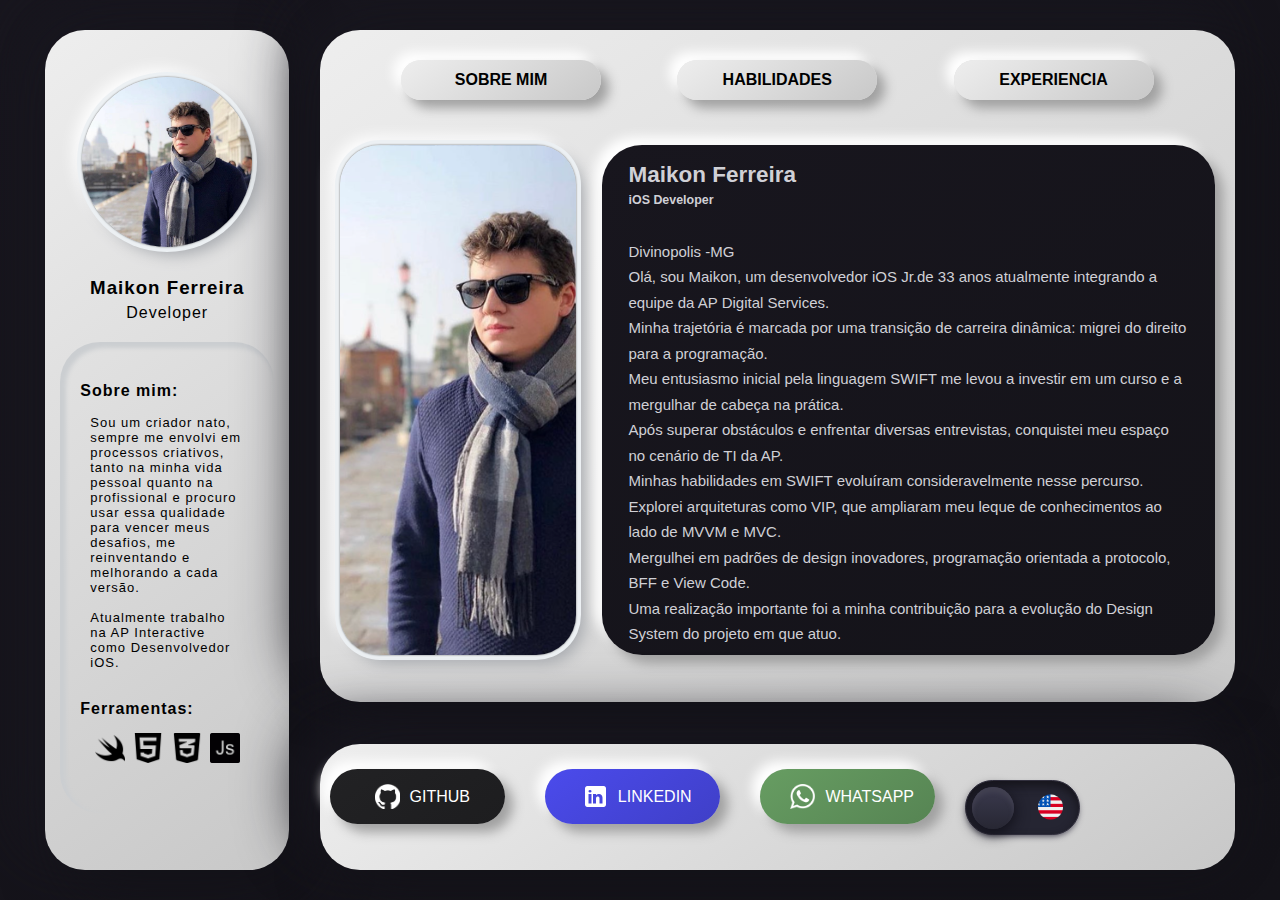
<file: index.html>
<!DOCTYPE html>
<html lang="en">
    <head>
     <meta charset="UTF-8">
     <meta http-equiv="X-UA-Compatible" content="IE=edge">
     <meta name="viewport" content="width=device-width, initial-scale=1.0">
     <link rel="stylesheet" type= "text/css" href="styles.css"/>
    <title>Maikon Ferreira - Developer</title>
    </head>
    <body>
        <div class="profile-div">
            <div class="profile-picture"></div>
            <div class="profile-name-div">
                <h3 class="profile-name-label">Maikon Ferreira</h3>
                <h4 class="profile-subtitle-label">Developer</h4>
            </div>
            <div class="inner-shadow-profile-card">
                <div class="about-me-div"> 
                    <h4 class="about-me-title-profile-card">Sobre mim:</h4>
                    <p class="profile-div-elements-margin0">
                        Sou um criador nato, sempre me envolvi em processos criativos, tanto na minha vida pessoal quanto na profissional e procuro usar essa qualidade para vencer meus desafios, me reinventando e melhorando a cada versão.<br><br>  
                        Atualmente trabalho na AP Interactive como Desenvolvedor iOS. 
                    </p>
                </div>
                <div class="tools-div"> 
                    <h4 class="tools-title-profile-card">Ferramentas:</h4>
                    <div class="icons-display">
                        <div class="swift-icon"></div>
                        <div class="html-icon"></div>
                        <div class="css-icon"></div>
                        <div class="java-icon"></div>
                    </div>
                </div>   
            </div>  
        </div>
        <section class="session-box">



            <div class="content-box">


                 <div class="content-menu">
                    <div class="content-menu-buttom">
                    <h4 class="skill-card-label">SOBRE MIM</h4>
                    </div>
                    <div class="content-menu-buttom">
                    <h4 class="skill-card-label">HABILIDADES</h4>
                    </div>
                    <div class="content-menu-buttom">
                    <h4 class="skill-card-label">EXPERIENCIA</h4>
                    </div>
                </div>


                <div class="carousel-content" id="about-me-content-box">
                    <div class="about-me-content-picture"></div>
                    <div class="about-me-description">    
                        <h2>Maikon Ferreira</h2>
                        <h5>iOS Developer</h5>
                        <p>
                        </br>                           
                            Divinopolis -MG</br>

                            Olá, sou Maikon, um desenvolvedor iOS Jr.de 33 anos atualmente integrando a equipe da AP Digital Services.</br>
                            Minha trajetória é marcada por uma transição de carreira dinâmica: migrei do direito para a programação.</br> 
                            Meu entusiasmo inicial pela linguagem SWIFT me levou a investir em um curso e a mergulhar de cabeça na prática.</br> 
                            Após superar obstáculos e enfrentar diversas entrevistas, conquistei meu espaço no cenário de TI da AP.</br>
                            Minhas habilidades em SWIFT evoluíram consideravelmente nesse percurso.</br> 
                            Explorei arquiteturas como VIP, que ampliaram meu leque de conhecimentos ao lado de MVVM e MVC.</br>
                            Mergulhei em padrões de design inovadores, programação orientada a protocolo, BFF e View Code.</br>
                            Uma realização importante foi a minha contribuição para a evolução do Design System do projeto em que atuo.</br>
                        </br>  
                            Paralelamente, minha curiosidade me impulsionou a explorar outras tecnologias, permitindo-me compreender melhor o panorama completo do mundo da programação.</br>
                            Desenvolvi familiaridade com HTML, CSS, JS, Python e Flask, mesmo que de forma superficial até o momento.</br>
                            Meu entusiasmo, habilidades de comunicação e vontade de enfrentar desafios definem minha energia positiva.</p>
                    </div>
                </div>

                <div class="carousel-content" id="skill-box">
                    <div class="skill-card">
                        <div class="skill-tag">
                            <div class="mobile-icon"></div>
                            <h4 class="skill-card-label">MOBILE</h4>
                        </div>   
                        <div class="skill-card-content"></br>
                            <ul>
                                <li>SWIFT (iOS):</li>
                                <p class="topic-detail">View Code</br>                             
                                SwiftUI</br>                                
                                Core Data</br>                             
                                POP</br>
                                OOP (POP)</br></p>
                            </ul>
                        </div> 
                        <a class="certificate-buttom" href="https://google.com">
                        Ver Certificados   
                        </a>    
            
                    </div>
                    <div class="skill-card">
                        <div class="skill-tag">
                            <div class="front-end-icon"></div>
                            <h4 class="skill-card-label">FRONT-END</h4>
                        </div>
                        <div class="skill-card-content "></br>
                            <ul>
                                <li>HTML</li></br>
                                <li>CSS</li></br>
                                <li>JS</li></br>
                            </ul>
                        </div>  
                        <a class="certificate-buttom" href="https://google.com">
                            Ver Certificados   
                        </a> 
                    </div>
                    <div class="skill-card">
                        <div class="skill-tag">
                            <div class="programacao-icon"></div>
                            <h4 class="skill-card-label">BACK-END</h4>
                        </div> 
                        <div class="skill-card-content"></br> 
                            <ul>
                                <li>GIT + GITFLOW</li></br>
                                <li>S.O.L.I.D</li></br>
                                <li>PYTHON</li></br>
                                <li>FIREBASE</li></br>
                                <li>FLASK</li></br>
                             </ul>
                        </div>  
                        <a class="certificate-buttom" href="https://google.com">
                            Ver Certificados   
                        </a> 
                    </div>  
                </div>

                <div class="carousel-content" id="exp-box">


                    <div class="company-menu">
                        <div class="ap-company-buttom">
                            <div class="ap-company-icon"></div>
                            <h6>AP Digital Services</h6>
                        </div>
                    </div>

                    <div class="job-description">
                        <h3>iOS Developer</h3>
                        <p>desde abr de 2022 - presente momento.</br> 
                            Campinas, São Paulo, Brasil.</br>
                            </br>      
                            Atribruições:
                        </p>
                        <ul>
                            <li>Estimar itens de backlog e tarefas.</li>
                            <li>Indicar as consequências de alternativas técnicas.</li>
                            <li>Desenvolver as entregas de acordo com os objetivos do time.</li>
                            <li>Trabalhar com o ProductOwner para confirmar que as entregas reflitam as necessidades de negócio desejadas.</li>
                            <li>Realizar pesquisa, projeto, prototipagem e outras atividades de exploração quando necessário.</li>
                            <li>Desenvolver testes unitários e testes de aceitação automatizados.</li>
                            <li>Atualizar sempre o código no repositório de código-fonte compartilhado.</li>
                            <li>Compartilhar a melhoria contínua do processo do time.</li>
                            <li>Atuar com o Product Owner e Arquiteto nas atividades de refinamento do backlog técnico.</li>
                            <li>Utilização de práticas de design e codificação recomendadas para criar soluções de qualidade.</li>
                            <li>Participar nos rituais do time.</li>
                            <li>Entender e praticar os valores e princípios do Lean-Agile, tendo o suporte dos Agile Team Coach, sempre que necessário Estimar itens de backlog e tarefas Indicar as consequências de alternativas técnicas Desenvolver as entregas de acordo com os objetivos do time Trabalhar com o ProductOwner para confirmar que as entregas reflitam as necessidades de negócio desejadas Realizar pesquisa, projeto, prototipagem e outras atividades de exploração quando necessário Desenvolver testes unitários e testes de aceitação automatizados Atualizar sempre o código no repositório de código-fonte compartilhado Compartilhar a melhoria contínua do processo do time Atuar com o Product Owner e Arquiteto nas atividades de refinamento do backlog técnico Utilização de práticas de design e codificação recomendadas para criar soluções de qualidade Participar nos rituais do time Entender e praticar os valores e princípios do Lean-Agile, tendo o suporte dos Agile Team Coach, sempre que necessário.</li>
                            <li>Competências: ESL (Inglês como segunda língua).</li>
                        </ul>        
                    </div>
                </div>



            </div>
            <div class="footer-box">
                    <a class="github-card" href="https://github.com/MaikonGithub">
                        <div class="github-icon"></div>
                        GITHUB   
                    </a>  
                    <a class="linkedin-card" href="https://www.linkedin.com/in/maikonferreiradev/">
                        <div class="linkedin-icon"></div>
                        LINKEDIN  
                    </a>  
                    <a class="whatsapp-card" href="https://acesse.one/FtjR2">
                        <div class="whatsapp-icon"></div>
                        WHATSAPP   
                    </a>  
                    <label class="switch-button" for="switch">
                        <div class="switch-outer">
                          <input id="switch" type="checkbox">
                          <div class="button">
                            <span class="button-toggle"></span>
                            <span class="button-indicator"></span>
                          </div>
                        </div>
                    </label>
        </section>
    </body>
    <script src="main.js">
    </script>
</html>
</file>
<file: styles.css>
* {
    margin: 0;
    padding: 0;
    font-family: Arial, Helvetica, sans-serif;
    text-decoration: none;
    box-sizing: border-box;
}
:root {
    --white-neumorphism: 
    linear-gradient(145deg, #eeeeee, #c8c8c8);

    --white-shadow:
    8px 8px 12px #a0a0a0,
    -8px -8px 12px #ffffff;

    --balck-neumorphism: 
    linear-gradient(145deg, #18161e, #141319);

    --black-shadow:
    20px 20px 60px #131218,
    -20px -20px 60px #191820;
}
body {
    margin: 0;
    height: 100vh;
    width: 100vw;
    overflow: hidden;
    font-family: Arial, Helvetica, sans-serif;
    display: flex;
    justify-content: space-around;
    padding: 30px;
    background: var(--balck-neumorphism);
}

/* PROFILE CARD */
.profile-div {
    width: 20%;
    height: 100%;
    display: flex;
    padding: 25px 15px 25px 15px;
    flex-direction: column;
    border-radius: 40px;
    background: var(--white-neumorphism);
    box-shadow:  var(--black-shadow);     
    align-items: center;
    justify-content: center;    
}

.session-box {
    display: flex;
    flex-direction: column;
    height: 100%;
    width: 75%;
    justify-content:space-between;
}
/* TO-DO: Alterar o nome da classe 
essa calsse serve para configurar um 
paragrafo default dentro de inner shadow */

.profile-div-elements-margin0 {
    margin: 0;
    text-align: left;
    padding: 10px;
    font-size: small;
    letter-spacing: 1px;
}


/* PROFILE PICTURE */
.profile-picture {
    background: url(Assets/profile-picture.png);
    width: 170px;
    height: 170px;
    border-radius: 50%;
    margin: 20px 0px 20px 0px;
    background-size: cover;
    /* picture shadown */
    box-shadow: 
    0px 0px 2px #5f5f5f,
    0px 0px 0px 5px #ecf0f3,
    8px 8px 15px #a7aaaf,
    -8px -8px 15px #ffffff;
}


/* PROFILE NAME */
.profile-name-div {
    margin: 10px 0px 10px 0px;
}
.profile-name-label {
    margin: 0px;
    text-align: center;
    letter-spacing: 1px;
}
.profile-subtitle-label {
    text-align: center;
    font-weight: 200;
    margin: 5px 0px 10px 0px;
    letter-spacing: 1px;
}


/* INNER SHADOW PROFILE CARD */
.inner-shadow-profile-card {
    box-shadow: inset 4px 4px 4px 2px #cbced1;
    border-radius: 40px;
    padding: 20px;
    margin: 0px 0px 30px 0px;
}
/* ABOUT ME */
.about-me-div {
    margin: 20px 0px 20px 0px;
}
.about-me-title-profile-card {
    margin: 0px 0px 5px 0px;
    letter-spacing: 1px;
}
/* TOOLS */
.tools-div {
    margin: 20px 0px 20px 0px;
    
}
.tools-title-profile-card {
    margin: 0px 0px 5px 0px;
    letter-spacing: 1px;

}


/* ICON BOX */
.icons-display {
    display: flex;
    padding: 10px;
    margin: 5px 0px 0px 0px 0px;
}
/* swift icon */
.swift-icon {
    background: url(Assets/ToolsIcons/SWIFt.png);
    width: 30px;
    height: 30px;
    margin: auto;
    background-size: cover;
}
/* html icon */
.html-icon {
    background: url(Assets/ToolsIcons/HTML.png);
    width: 30px;
    height: 30px;
    margin: auto;
    background-size: cover;
}
/* css icon */
.css-icon {
    background: url(Assets/ToolsIcons/CSS.png);
    width: 30px;
    height: 30px;
    margin: auto;
    background-size: cover;
}
/* java icon */
.java-icon {
    background: url(Assets/ToolsIcons/JAVA.png);
    width: 30px;
    height: 30px;
    margin: auto;
    background-size: cover;
}


.content-box {
    display: flex;
    flex-direction: column;
    justify-content:space-between;
    width: 100%;
    height: 80%;
    border-radius: 40px;
    background: var(--white-neumorphism);
    box-shadow: var(--black-shadow);
    padding: 20px;
}

.content-menu {
    display: flex;
    justify-content:space-evenly;
    height: 10%;
    
}
.carousel-content {
    height: 85%;
    display: none;
    justify-content: space-between;
}

.skill-card {
    margin: 10px 15px 10px 15px;
    height: 90%;
    width: 30%;
    justify-content: space-between;
    align-items: center;
    border-radius: 40px;
    background: var(--balck-neumorphism);
    color: #ffffff;
    box-shadow: var(--white-shadow);
    padding: 2% 3% 2%3%;
}

.skill-card-content {
    height: 70%;
    margin-left: 7%;
}

.skill-tag {
    height: 5%;
    display: flex;
    justify-content: center;
}

.certificate-buttom {
    display: flex;
    text-decoration: none;
    justify-content: center;
    align-items: center;
    height: 17%;
    width: 100%;
    border-radius: 40px;
    color: #17181a;
    background: var(--white-neumorphism);
    box-shadow:  var(--black-shadow); 
}

.content-menu-buttom {
    display: flex;
    justify-content: center;
    align-items: center;
    margin: 10px 15px 10px 15px;
    height: 25px;
    width: 200px;
    border-radius: 40px;
    background: var(--white-neumorphism);
    box-shadow: var(--white-shadow);
    padding: 20px 25px 20px 25px;
}

.content-menu-buttom:hover { 
    transform: translateY(-2px) translateX(-2px);
    box-shadow: 
    8px 8px 12px #bcbcbc,
    -8px -8px 12px #ffffff;
  };
  


.mobile-icon {
    margin: 0px;
    background: url(Assets/SkillsIcons/MOBILE.png);
    width: 15px;
    height: 15px;
    background-size: cover;
}
.front-end-icon {
    margin: 0px;
    background: url(Assets/SkillsIcons/FRONTEND.png);
    width: 15px;
    height: 15px;
    background-size: cover;
}
.programacao-icon {
    margin: 0px;
    background: url(Assets/SkillsIcons/PROGRAMACAO.png);
    width: 15px;
    height: 15px;
    background-size: cover;
}




/* invisible box (card container */


.company-menu {
    height: 100%;
    width: 20%;
}
.ap-company-buttom {
    display: flex;
    align-items: center;
    justify-content: center;
    margin: 10px 15px 10px 0px;
    height: 50px;
    width: 200px;
    border-radius: 40px;
    background: var(--white-neumorphism);
    box-shadow: var(--white-shadow);
    padding: 20px 25px 20px 25px;
}
.ap-company-icon {
    margin: 0px 10px;
    background: url(Assets/Companys/AP.jpeg);
    border-radius: 4px;
    width: 20px;
    height: 20px;
    background-size: cover;
}

.job-description {
    height: 100%;
    width: 80%;
    border-radius: 40px;
    background: var(--balck-neumorphism);
    box-shadow: var(--white-shadow);
    padding: 20px 25px 20px 25px;
    font-size: 10px;
    font-weight: 50;
    line-height: 140%;
    letter-spacing: 2px;
    color: #d0d0d6;
}

.about-me-content-picture {
    background: url(Assets/profile-picture.png);
    background-position: center;
    width: 27%;
    height: 95%;
    border-radius: 40px;
    background-size: cover;
    align-items: center;
    /* picture shadown */
    box-shadow: 
    0px 0px 2px #5f5f5f,
    0px 0px 0px 5px #ecf0f3,
    8px 8px 15px #a7aaaf,
    -8px -8px 15px #ffffff;
}

.about-me-description {
    height: 95%;
    width: 70%;
    border-radius: 40px;
    background: var(--balck-neumorphism);
    box-shadow: var(--white-shadow);
    padding: 2% 3% 2% 3%;
    font-size: 15px;
    line-height: 170%;
    color: #d0d0d6;
    overflow: scroll;

}

/* FOOTER BOX */
.footer-box{
    width: 100%;
    height: 15%;
    display: flex; 
    border-radius: 40px;
    background: var(--white-neumorphism);
    box-shadow:  var(--black-shadow);  
}
.anchor-setup {
    color: #ecf0f3;
}
.github-card {
    text-decoration: none;
    display: flex;
    justify-content: center;
    align-items: center;
    margin: 25px 30px 10px 10px;
    height: 55px;
    width: 175px;
    border-radius: 40px;
    background: linear-gradient(145deg, #222224, #1d1d1f);
    color: #ffffff;
    box-shadow: var(--white-shadow);
}
.github-icon {
    margin: 0px 10px;
    background: url(Assets/FooterIcons/GITHUB.png);
    width: 25px;
    height: 25px;
    background-size: cover;
}
.linkedin-card {
    text-decoration: none;
    display: flex;
    justify-content: center;
    align-items: center;
    margin: 25px 30px 10px 10px;
    height: 55px;
    width: 175px;
    border-radius: 40px;
    background: linear-gradient(145deg, #4b4bec, #3f3fc7);
    color: #ffffff;
    box-shadow: var(--white-shadow);
}
.linkedin-icon {
    margin: 0px 10px;
    background: url(Assets/FooterIcons/LINKEDIN.png);
    width: 25px;
    height: 25px;
    background-size: cover;
}
.whatsapp-card {
    text-decoration: none;
    display: flex;
    justify-content: center;
    align-items: center;
    margin: 25px 30px 10px 10px;
    height: 55px;
    width: 175px;
    border-radius: 40px;
    background: linear-gradient(145deg, #679d62, #568453);
    color: #ffffff;
    box-shadow: var(--white-shadow);
}
.whatsapp-icon {
    margin: 0px 10px;
    background: url(Assets/FooterIcons/WHATSAPP.png);
    width: 25px;
    height: 25px;
    background-size: cover;
}

.switch-button {
    display: flex;
    align-self: center;
    height: 55px;
    
  }
  
  .switch-button .switch-outer {
    height: 100%;
    background: #252532;
    width: 115px;
    border-radius: 165px;
    box-shadow: inset 0px 5px 10px 0px #16151c, 0px 3px 6px -2px #403f4e;
    border: 1px solid #32303e;
    padding: 6px;
    box-sizing: border-box;
    cursor: pointer;
  }
  
  .switch-button .switch-outer input[type="checkbox"] {
    opacity: 0;
    -webkit-appearance: none;
    -moz-appearance: none;
    appearance: none;
    position: absolute;
  }
  
  .switch-button .switch-outer .button-toggle {
    height: 42px;
    width: 42px;
    background: linear-gradient(#3b3a4e, #272733); /*cor dentro botao*/
    border-radius: 100%;
    box-shadow: inset 0px 5px 4px 0px #424151, 0px 4px 15px 0px #0f0e17; /*sombra do botao*/
    position: relative;
    z-index: 2;
    -webkit-transition: left 0.3s ease-in;
    -o-transition: left 0.3s ease-in;
    transition: left 0.3s ease-in;
    left: 0;
  }
  
  .switch-button
    .switch-outer
    input[type="checkbox"]:checked
    + .button
    .button-toggle {
    left: 58%;
  }
  
  .switch-button
    .switch-outer
    input[type="checkbox"]:checked
    + .button
    .button-indicator {
    -webkit-animation: indicator 1s forwards;
    animation: indicator 1s forwards;
  }
  
  .switch-button .switch-outer .button {
    width: 100%;
    height: 100%;
    display: -webkit-box;
    display: -ms-flexbox;
    display: flex;
    position: relative;
    justify-content: space-between;
  }
  
  .switch-button .switch-outer .button-indicator {
    height: 25px;
    width: 25px;
    top: 50%;
    transform: translateY(-50%);
    background-image: url(Assets/FooterIcons/USFLAG.png);
    background-size: cover;
    box-sizing: border-box;
    right: 10px;
    position: relative;
  }
  
  @-webkit-keyframes indicator {
    30% {
      opacity: 0;
    }
  
    0% {
      opacity: 1;
    }
  
    100% {
      opacity: 1;
      left: -68%;
    }
  }
  
  @keyframes indicator {
    30% {
      opacity: 0;
    }
  
    0% {
      opacity: 1;
    }
  
    100% {
      opacity: 1;
      background-image: url(Assets/FooterIcons/BRFLAG.png);
      background-size: cover;
      left: -68%;
    }
  }
</file>
